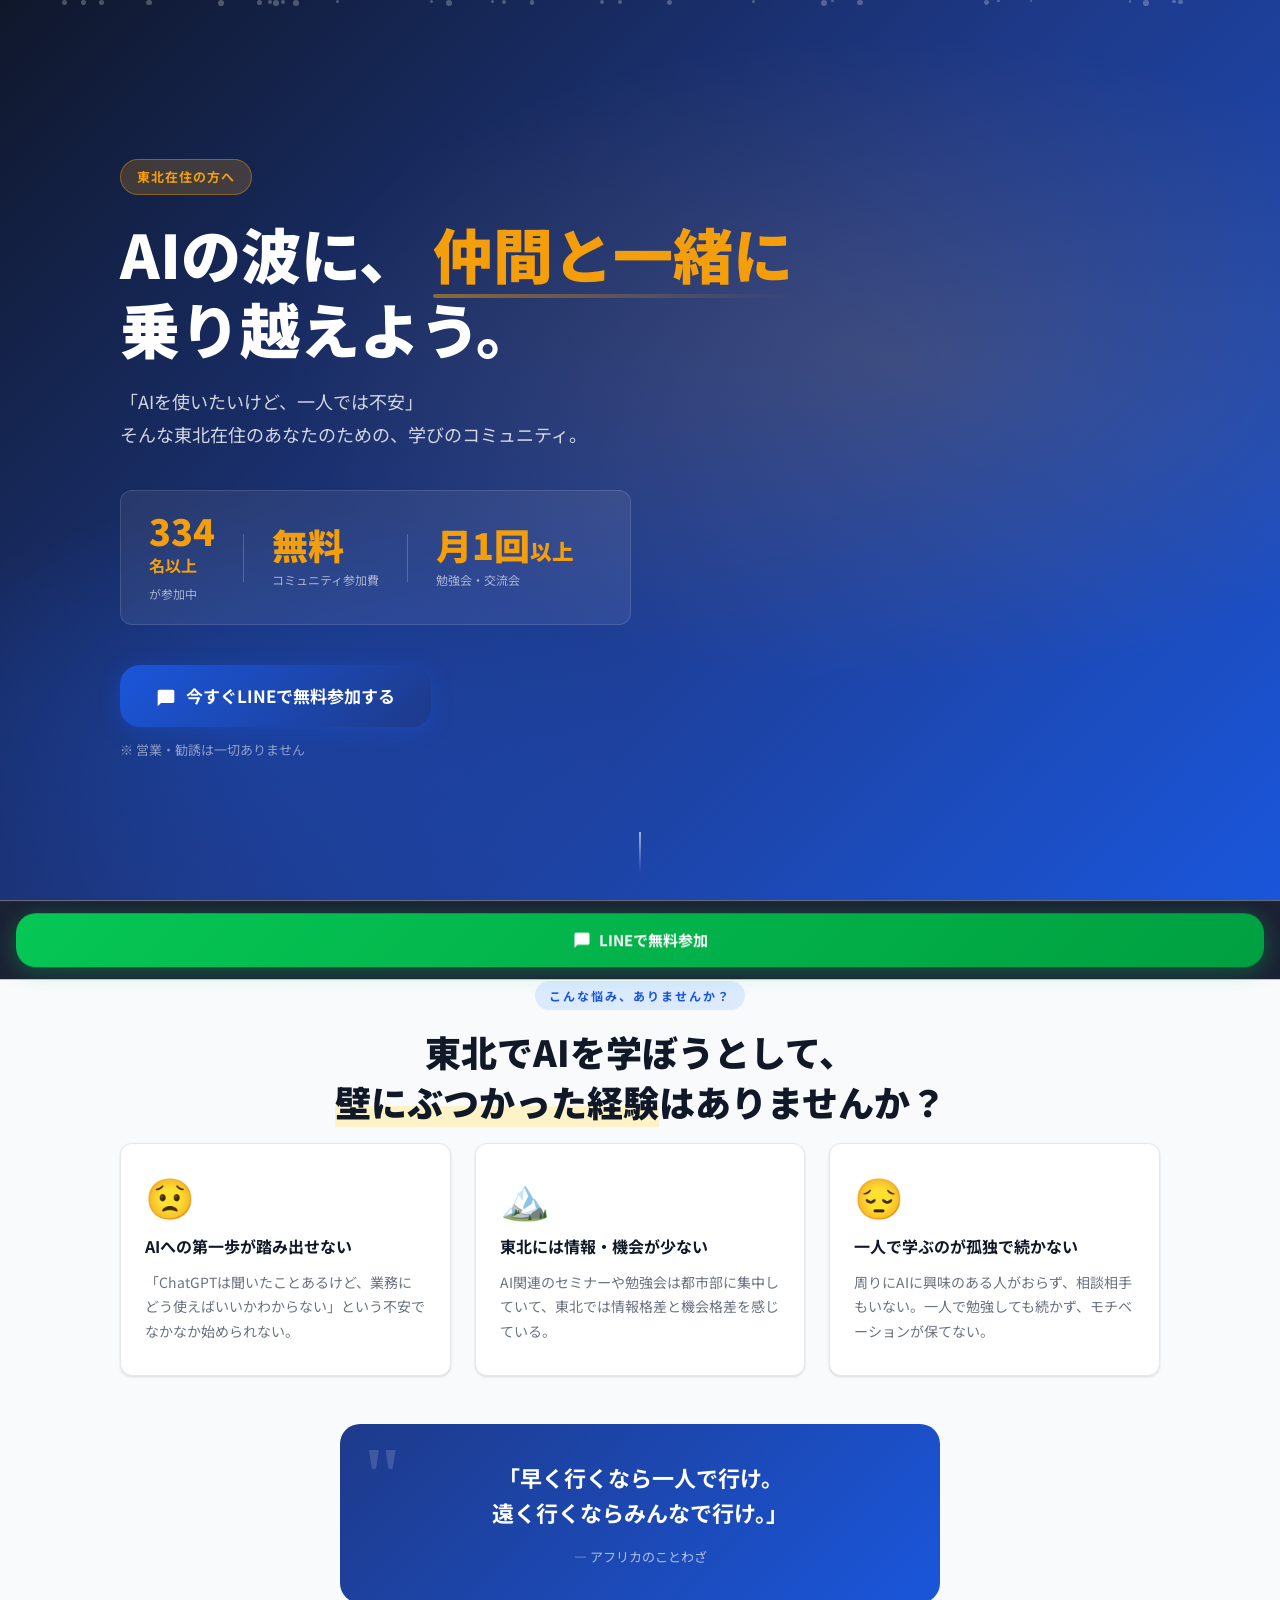
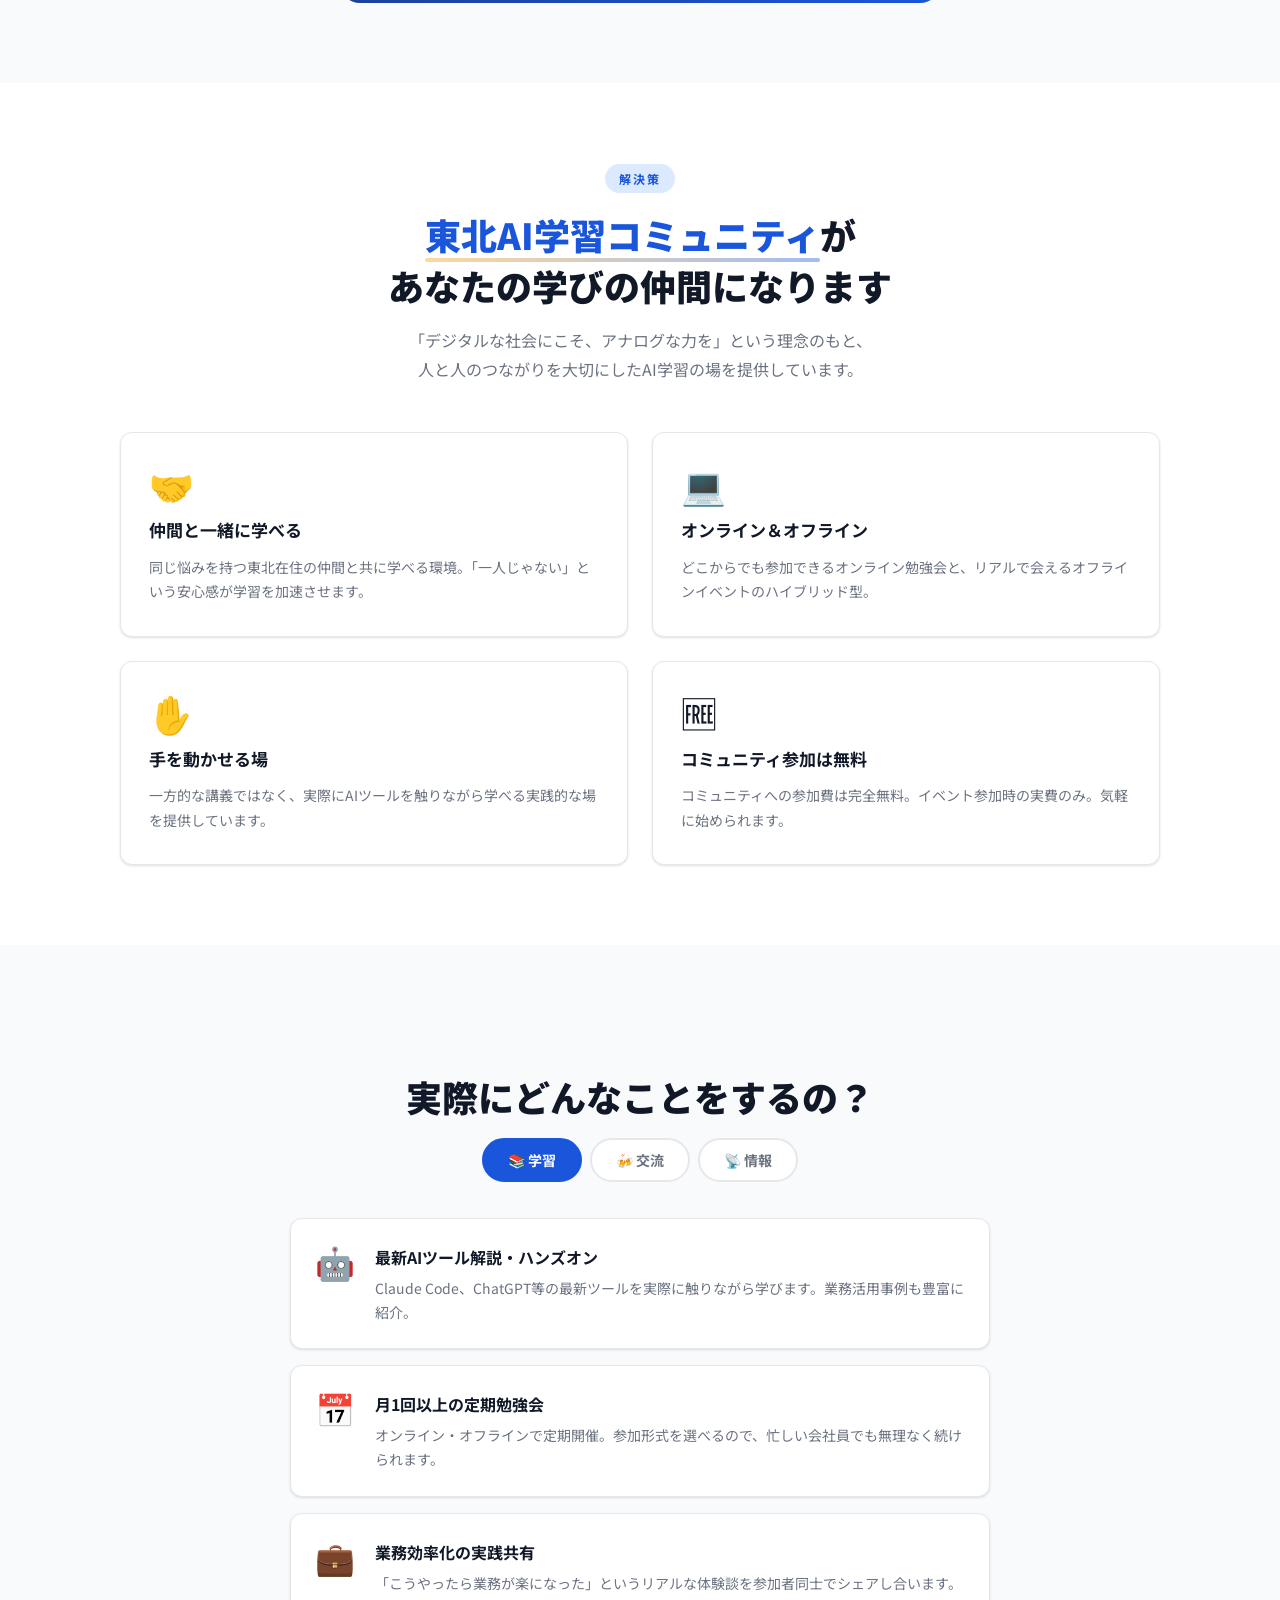
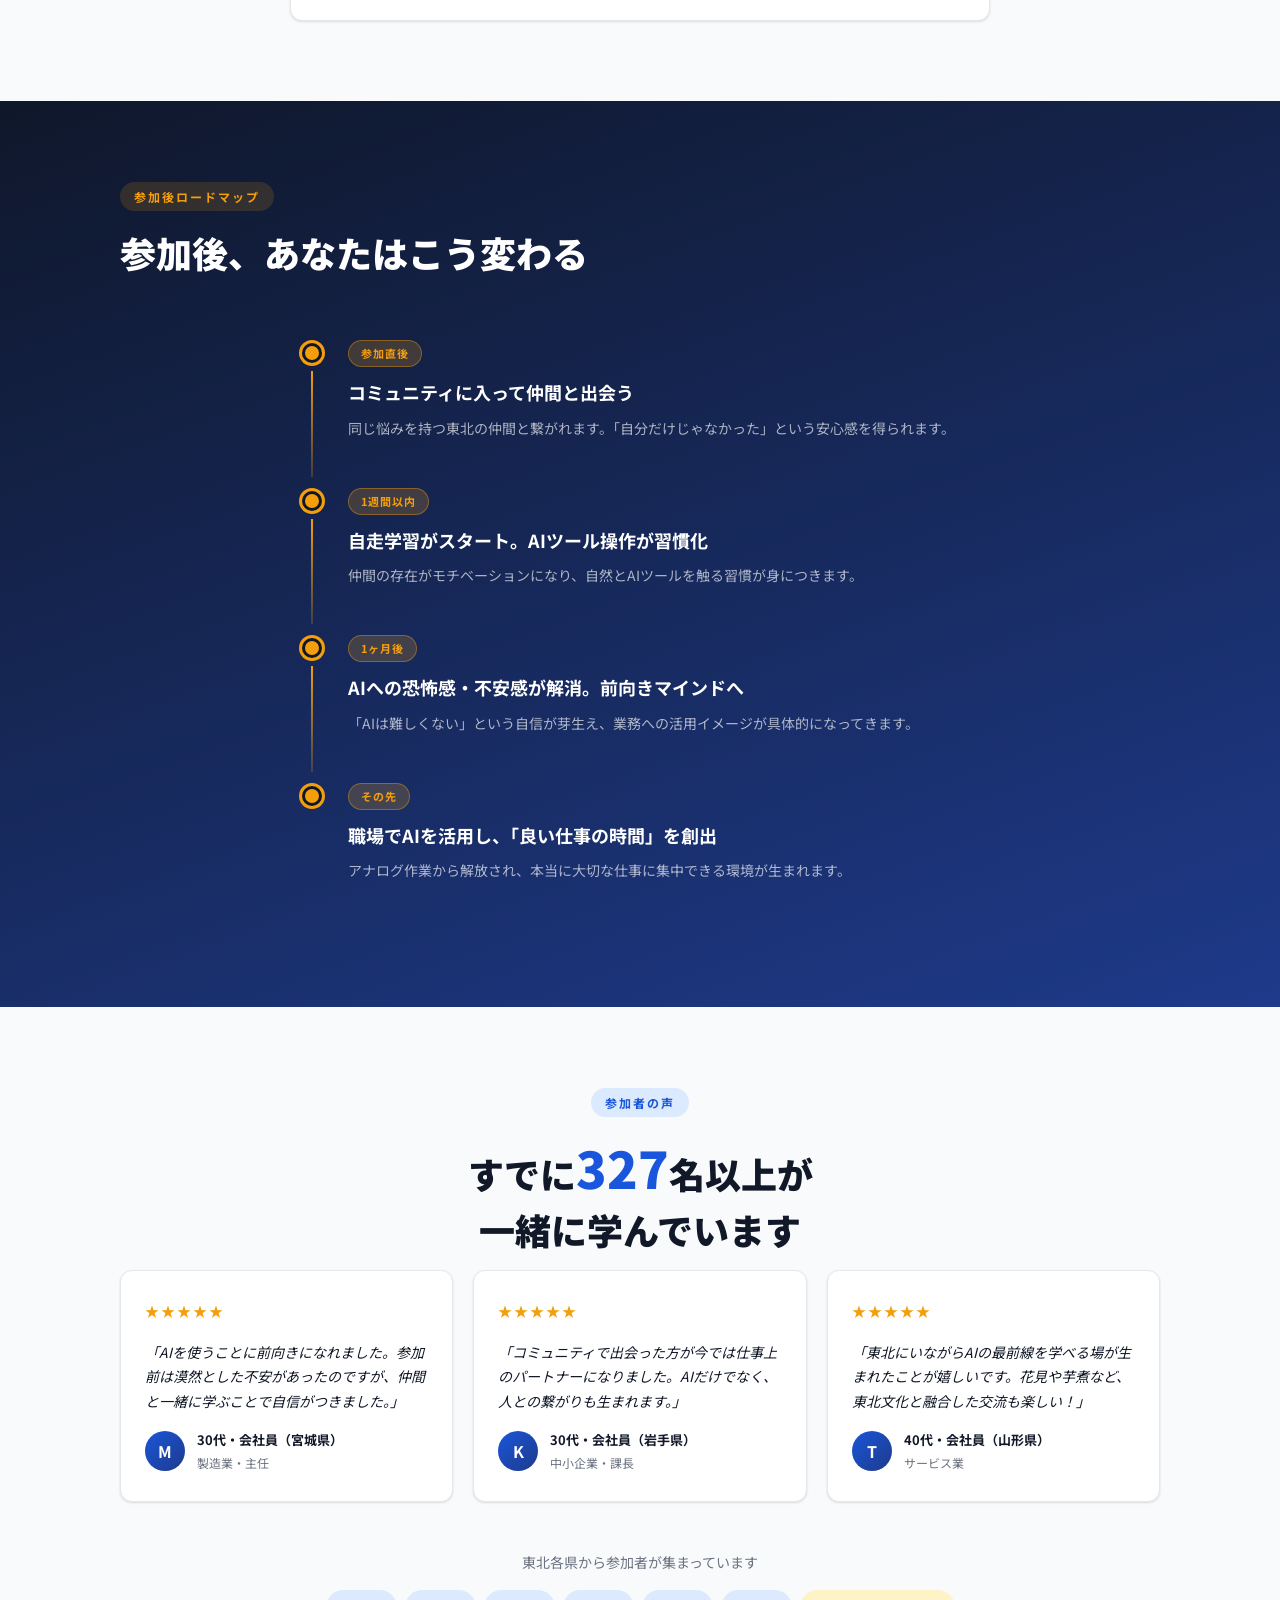
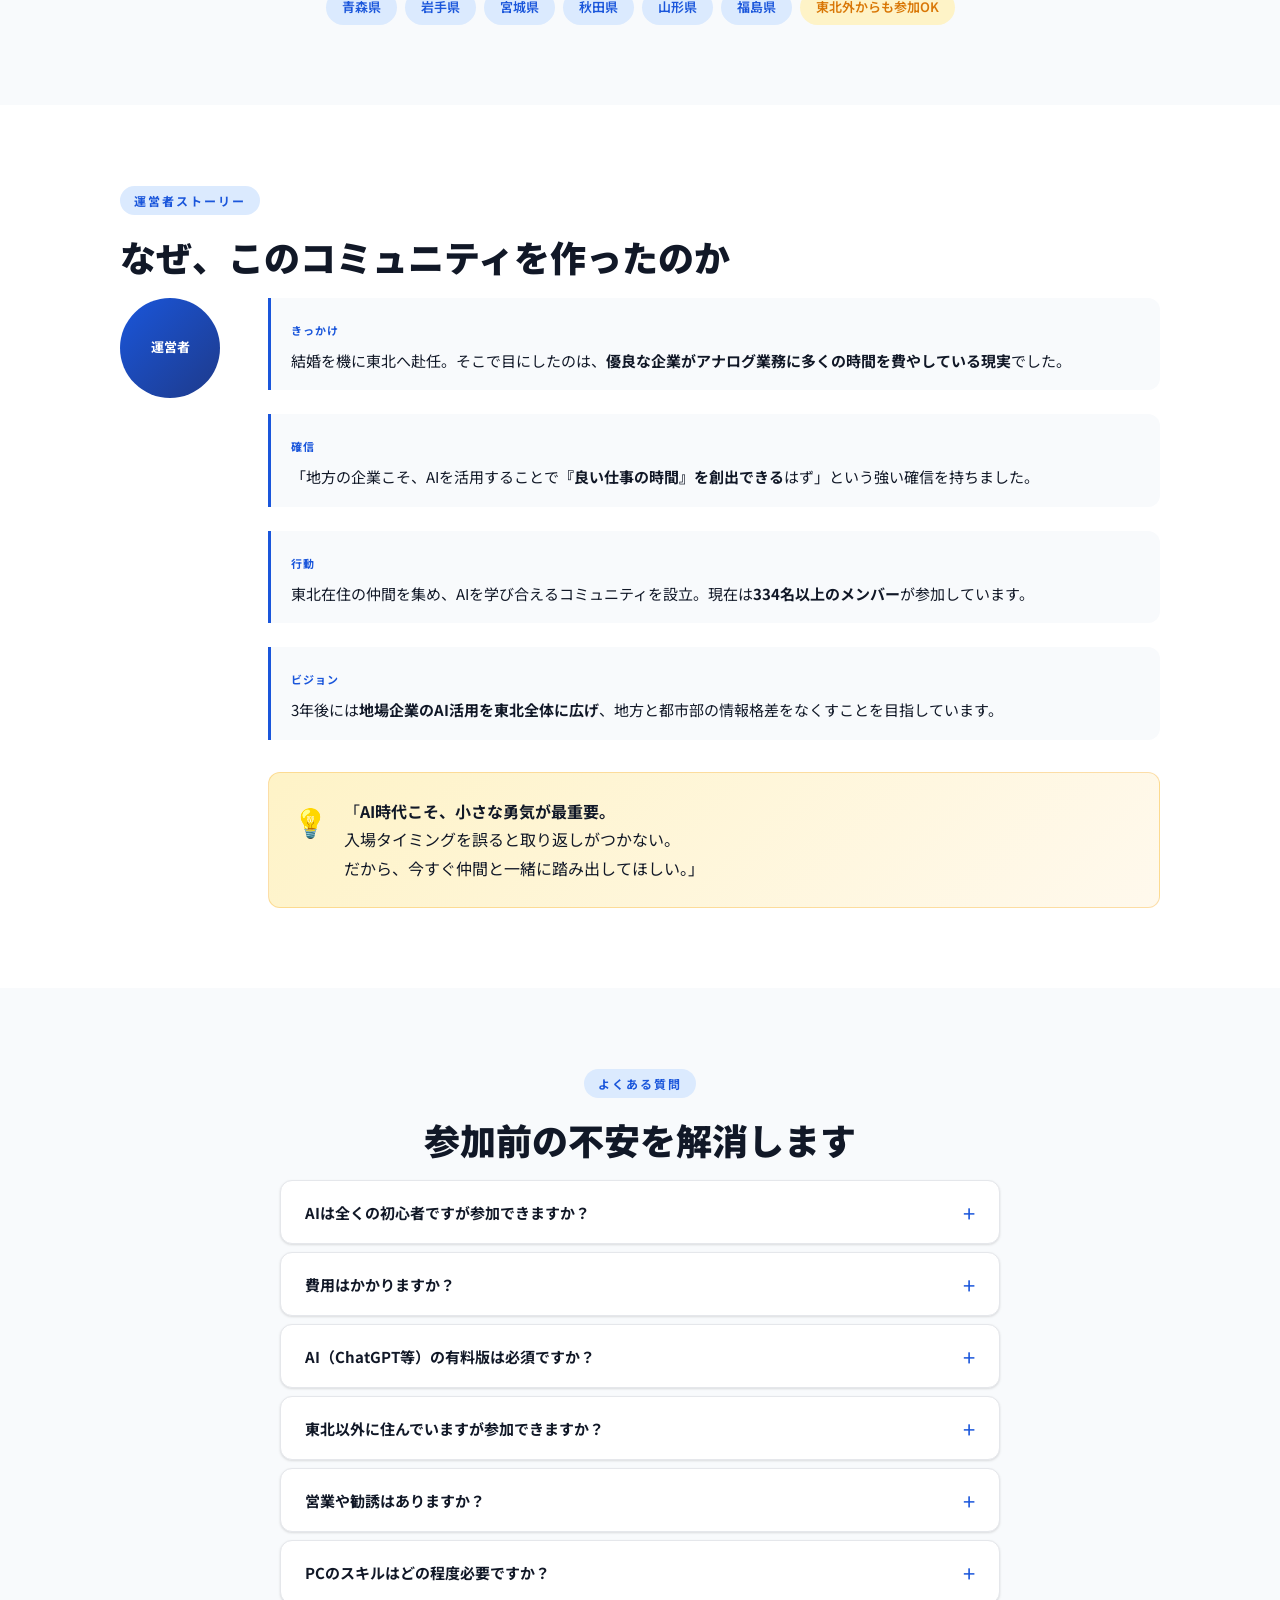
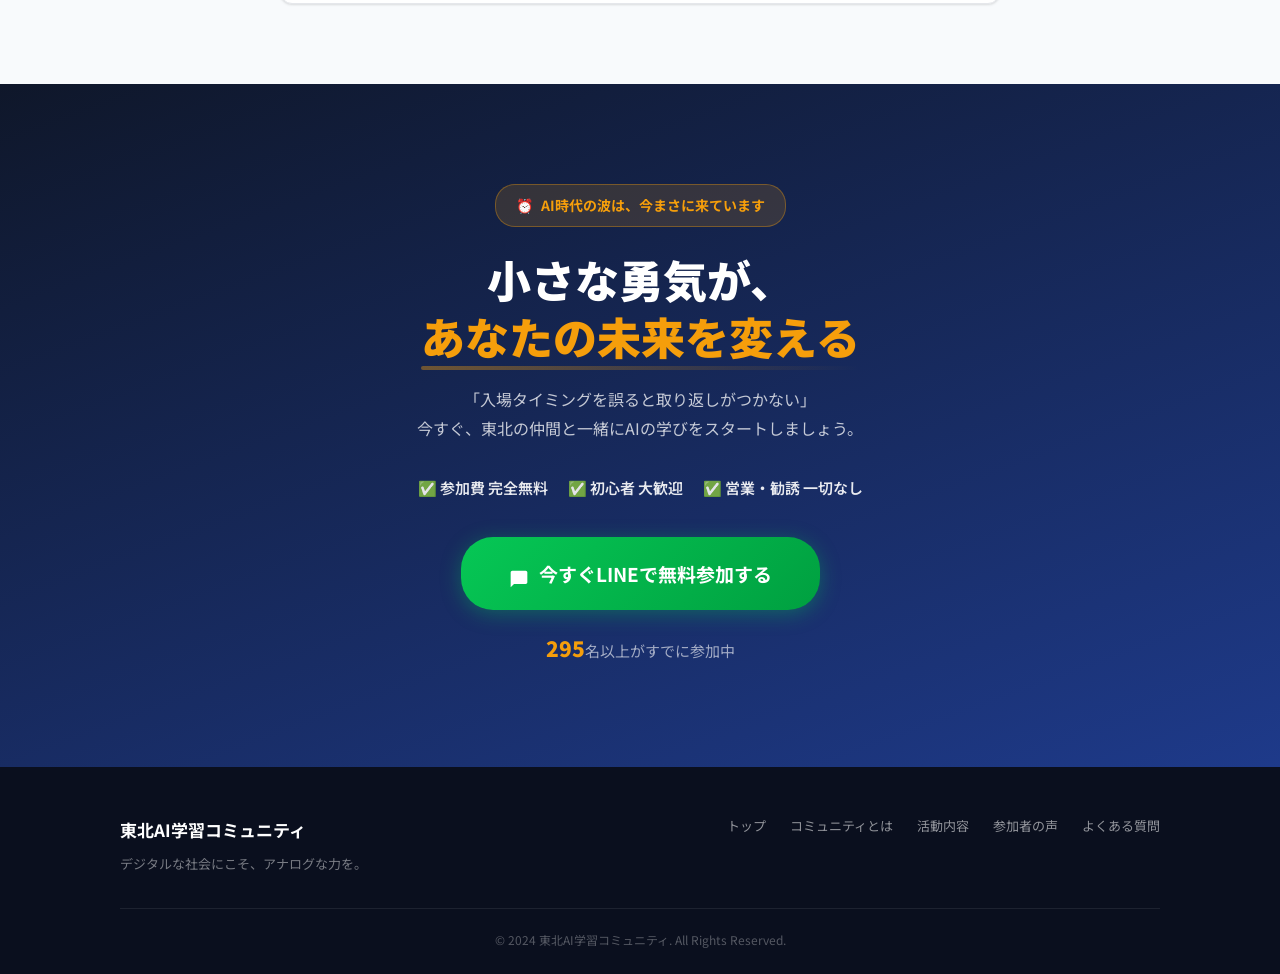
<file: index.html>
<!DOCTYPE html>
<html lang="ja">
<head>
  <meta charset="UTF-8" />
  <meta name="viewport" content="width=device-width, initial-scale=1.0" />
  <title>東北AI学習コミュニティ｜一緒にAIを学ぼう</title>
  <meta name="description" content="東北在住の方向け、AI学習コミュニティ。参加者334名以上。オンライン・オフラインのハイブリッド型。参加完全無料。" />
  <link rel="stylesheet" href="style.css" />
  <link rel="preconnect" href="https://fonts.googleapis.com" />
  <link rel="preconnect" href="https://fonts.gstatic.com" crossorigin />
  <link href="https://fonts.googleapis.com/css2?family=Noto+Sans+JP:wght@400;500;700;900&display=swap" rel="stylesheet" />
</head>
<body>

  <!-- =========================================
       SECTION 1: HERO / FIRST VIEW
  ========================================= -->
  <section id="hero" class="hero">
    <div class="hero__bg">
      <div class="hero__overlay"></div>
      <div class="hero__particles" id="particles"></div>
    </div>
    <div class="container hero__inner">
      <div class="hero__badge fade-up">東北在住の方へ</div>
      <h1 class="hero__title fade-up">
        AIの波に、<br class="sp-only">
        <span class="highlight">仲間と一緒に</span><br>
        乗り越えよう。
      </h1>
      <p class="hero__sub fade-up">
        「AIを使いたいけど、一人では不安」<br>
        そんな東北在住のあなたのための、学びのコミュニティ。
      </p>
      <div class="hero__stats fade-up">
        <div class="stat">
          <span class="stat__num" data-count="334">0</span><span class="stat__unit">名以上</span>
          <span class="stat__label">が参加中</span>
        </div>
        <div class="stat__divider"></div>
        <div class="stat">
          <span class="stat__num">無料</span>
          <span class="stat__label">コミュニティ参加費</span>
        </div>
        <div class="stat__divider"></div>
        <div class="stat">
          <span class="stat__num">月1回<span style="font-size:0.6em">以上</span></span>
          <span class="stat__label">勉強会・交流会</span>
        </div>
      </div>
      <a href="#cta" class="btn btn--primary btn--lg fade-up">
        <span class="btn__icon">
          <svg viewBox="0 0 24 24" fill="currentColor"><path d="M20 2H4c-1.1 0-2 .9-2 2v18l4-4h14c1.1 0 2-.9 2-2V4c0-1.1-.9-2-2-2z"/></svg>
        </span>
        今すぐLINEで無料参加する
      </a>
      <p class="hero__note fade-up">※ 営業・勧誘は一切ありません</p>
    </div>
    <div class="hero__scroll">
      <span></span>
    </div>
  </section>


  <!-- =========================================
       SECTION 2: EMPATHY / PAIN POINTS
  ========================================= -->
  <section id="pain" class="section section--light pain">
    <div class="container">
      <div class="section-label fade-up">こんな悩み、ありませんか？</div>
      <h2 class="section-title fade-up">
        東北でAIを学ぼうとして、<br>
        <span class="underline">壁にぶつかった経験</span>はありませんか？
      </h2>
      <div class="pain__grid">
        <div class="pain-card fade-up">
          <div class="pain-card__icon">😟</div>
          <h3>AIへの第一歩が踏み出せない</h3>
          <p>「ChatGPTは聞いたことあるけど、業務にどう使えばいいかわからない」という不安でなかなか始められない。</p>
        </div>
        <div class="pain-card fade-up">
          <div class="pain-card__icon">🏔️</div>
          <h3>東北には情報・機会が少ない</h3>
          <p>AI関連のセミナーや勉強会は都市部に集中していて、東北では情報格差と機会格差を感じている。</p>
        </div>
        <div class="pain-card fade-up">
          <div class="pain-card__icon">😔</div>
          <h3>一人で学ぶのが孤独で続かない</h3>
          <p>周りにAIに興味のある人がおらず、相談相手もいない。一人で勉強しても続かず、モチベーションが保てない。</p>
        </div>
      </div>

      <div class="pain__quote fade-up">
        <blockquote>
          「早く行くなら一人で行け。<br>遠く行くならみんなで行け。」
          <cite>― アフリカのことわざ</cite>
        </blockquote>
      </div>
    </div>
  </section>


  <!-- =========================================
       SECTION 3: SOLUTION
  ========================================= -->
  <section id="solution" class="section solution">
    <div class="container">
      <div class="section-label fade-up">解決策</div>
      <h2 class="section-title fade-up">
        <span class="highlight">東北AI学習コミュニティ</span>が<br>
        あなたの学びの仲間になります
      </h2>
      <p class="section-desc fade-up">
        「デジタルな社会にこそ、アナログな力を」という理念のもと、<br>
        人と人のつながりを大切にしたAI学習の場を提供しています。
      </p>

      <div class="solution__grid">
        <div class="solution-card fade-up">
          <div class="solution-card__icon">🤝</div>
          <h3>仲間と一緒に学べる</h3>
          <p>同じ悩みを持つ東北在住の仲間と共に学べる環境。「一人じゃない」という安心感が学習を加速させます。</p>
        </div>
        <div class="solution-card fade-up">
          <div class="solution-card__icon">💻</div>
          <h3>オンライン＆オフライン</h3>
          <p>どこからでも参加できるオンライン勉強会と、リアルで会えるオフラインイベントのハイブリッド型。</p>
        </div>
        <div class="solution-card fade-up">
          <div class="solution-card__icon">✋</div>
          <h3>手を動かせる場</h3>
          <p>一方的な講義ではなく、実際にAIツールを触りながら学べる実践的な場を提供しています。</p>
        </div>
        <div class="solution-card fade-up">
          <div class="solution-card__icon">🆓</div>
          <h3>コミュニティ参加は無料</h3>
          <p>コミュニティへの参加費は完全無料。イベント参加時の実費のみ。気軽に始められます。</p>
        </div>
      </div>
    </div>
  </section>


  <!-- =========================================
       SECTION 4: ACTIVITIES
  ========================================= -->
  <section id="activities" class="section section--light activities">
    <div class="container">
      <div class="section-label fade-up">活動内容</div>
      <h2 class="section-title fade-up">実際にどんなことをするの？</h2>

      <div class="activities__tabs fade-up">
        <button class="tab-btn active" data-tab="study">📚 学習</button>
        <button class="tab-btn" data-tab="exchange">🍻 交流</button>
        <button class="tab-btn" data-tab="info">📡 情報</button>
      </div>

      <div class="activities__content">
        <div class="tab-content active" id="tab-study">
          <div class="activity-list">
            <div class="activity-item fade-up">
              <div class="activity-item__icon">🤖</div>
              <div>
                <h4>最新AIツール解説・ハンズオン</h4>
                <p>Claude Code、ChatGPT等の最新ツールを実際に触りながら学びます。業務活用事例も豊富に紹介。</p>
              </div>
            </div>
            <div class="activity-item fade-up">
              <div class="activity-item__icon">📅</div>
              <div>
                <h4>月1回以上の定期勉強会</h4>
                <p>オンライン・オフラインで定期開催。参加形式を選べるので、忙しい会社員でも無理なく続けられます。</p>
              </div>
            </div>
            <div class="activity-item fade-up">
              <div class="activity-item__icon">💼</div>
              <div>
                <h4>業務効率化の実践共有</h4>
                <p>「こうやったら業務が楽になった」というリアルな体験談を参加者同士でシェアし合います。</p>
              </div>
            </div>
          </div>
        </div>

        <div class="tab-content" id="tab-exchange">
          <div class="activity-list">
            <div class="activity-item fade-up">
              <div class="activity-item__icon">🌸</div>
              <div>
                <h4>東北ならではのオフライン交流</h4>
                <p>花見・芋煮会など、東北文化を楽しみながら仲間とリアルに出会える交流イベントを開催。</p>
              </div>
            </div>
            <div class="activity-item fade-up">
              <div class="activity-item__icon">🍺</div>
              <div>
                <h4>オンライン飲み会</h4>
                <p>遠方の方でも気軽に参加できるオンライン飲み会でメンバーと仲良くなれます。</p>
              </div>
            </div>
            <div class="activity-item fade-up">
              <div class="activity-item__icon">🤝</div>
              <div>
                <h4>仕事パートナー・人脈形成</h4>
                <p>コミュニティをきっかけに仕事上のパートナーが生まれるケースも。東北の人脈が広がります。</p>
              </div>
            </div>
          </div>
        </div>

        <div class="tab-content" id="tab-info">
          <div class="activity-list">
            <div class="activity-item fade-up">
              <div class="activity-item__icon">📰</div>
              <div>
                <h4>AI最新情報の無料提供</h4>
                <p>日々変化するAI業界の情報を、コミュニティメンバーだけに厳選してお届けします。</p>
              </div>
            </div>
            <div class="activity-item fade-up">
              <div class="activity-item__icon">💬</div>
              <div>
                <h4>LINEグループでの情報共有</h4>
                <p>イベント間でも参加者同士が情報交換できる活発なコミュニティが育っています。</p>
              </div>
            </div>
            <div class="activity-item fade-up">
              <div class="activity-item__icon">🗺️</div>
              <div>
                <h4>東北外の情報も取り入れ</h4>
                <p>都市部のAI最前線情報を東北に持ち込み、情報格差をなくす取り組みを続けています。</p>
              </div>
            </div>
          </div>
        </div>
      </div>
    </div>
  </section>


  <!-- =========================================
       SECTION 5: ROADMAP
  ========================================= -->
  <section id="roadmap" class="section roadmap">
    <div class="container">
      <div class="section-label fade-up">参加後ロードマップ</div>
      <h2 class="section-title fade-up">参加後、あなたはこう変わる</h2>

      <div class="roadmap__timeline">
        <div class="roadmap-step fade-up">
          <div class="roadmap-step__marker">
            <span class="roadmap-step__dot"></span>
            <span class="roadmap-step__line"></span>
          </div>
          <div class="roadmap-step__content">
            <div class="roadmap-step__time">参加直後</div>
            <h3>コミュニティに入って仲間と出会う</h3>
            <p>同じ悩みを持つ東北の仲間と繋がれます。「自分だけじゃなかった」という安心感を得られます。</p>
          </div>
        </div>

        <div class="roadmap-step fade-up">
          <div class="roadmap-step__marker">
            <span class="roadmap-step__dot"></span>
            <span class="roadmap-step__line"></span>
          </div>
          <div class="roadmap-step__content">
            <div class="roadmap-step__time">1週間以内</div>
            <h3>自走学習がスタート。AIツール操作が習慣化</h3>
            <p>仲間の存在がモチベーションになり、自然とAIツールを触る習慣が身につきます。</p>
          </div>
        </div>

        <div class="roadmap-step fade-up">
          <div class="roadmap-step__marker">
            <span class="roadmap-step__dot"></span>
            <span class="roadmap-step__line"></span>
          </div>
          <div class="roadmap-step__content">
            <div class="roadmap-step__time">1ヶ月後</div>
            <h3>AIへの恐怖感・不安感が解消。前向きマインドへ</h3>
            <p>「AIは難しくない」という自信が芽生え、業務への活用イメージが具体的になってきます。</p>
          </div>
        </div>

        <div class="roadmap-step fade-up">
          <div class="roadmap-step__marker">
            <span class="roadmap-step__dot"></span>
          </div>
          <div class="roadmap-step__content">
            <div class="roadmap-step__time">その先</div>
            <h3>職場でAIを活用し、「良い仕事の時間」を創出</h3>
            <p>アナログ作業から解放され、本当に大切な仕事に集中できる環境が生まれます。</p>
          </div>
        </div>
      </div>
    </div>
  </section>


  <!-- =========================================
       SECTION 6: SOCIAL PROOF
  ========================================= -->
  <section id="proof" class="section section--light proof">
    <div class="container">
      <div class="section-label fade-up">参加者の声</div>
      <h2 class="section-title fade-up">
        すでに<span class="counter-highlight" data-count="334">0</span>名以上が<br>
        一緒に学んでいます
      </h2>

      <div class="proof__voices">
        <div class="voice-card fade-up">
          <div class="voice-card__stars">★★★★★</div>
          <p class="voice-card__text">「AIを使うことに前向きになれました。参加前は漠然とした不安があったのですが、仲間と一緒に学ぶことで自信がつきました。」</p>
          <div class="voice-card__author">
            <div class="voice-card__avatar">M</div>
            <div>
              <span class="voice-card__name">30代・会社員（宮城県）</span>
              <span class="voice-card__role">製造業・主任</span>
            </div>
          </div>
        </div>

        <div class="voice-card fade-up">
          <div class="voice-card__stars">★★★★★</div>
          <p class="voice-card__text">「コミュニティで出会った方が今では仕事上のパートナーになりました。AIだけでなく、人との繋がりも生まれます。」</p>
          <div class="voice-card__author">
            <div class="voice-card__avatar">K</div>
            <div>
              <span class="voice-card__name">30代・会社員（岩手県）</span>
              <span class="voice-card__role">中小企業・課長</span>
            </div>
          </div>
        </div>

        <div class="voice-card fade-up">
          <div class="voice-card__stars">★★★★★</div>
          <p class="voice-card__text">「東北にいながらAIの最前線を学べる場が生まれたことが嬉しいです。花見や芋煮など、東北文化と融合した交流も楽しい！」</p>
          <div class="voice-card__author">
            <div class="voice-card__avatar">T</div>
            <div>
              <span class="voice-card__name">40代・会社員（山形県）</span>
              <span class="voice-card__role">サービス業</span>
            </div>
          </div>
        </div>
      </div>

      <div class="proof__logos fade-up">
        <p>東北各県から参加者が集まっています</p>
        <div class="prefecture-tags">
          <span>青森県</span><span>岩手県</span><span>宮城県</span>
          <span>秋田県</span><span>山形県</span><span>福島県</span>
          <span>東北外からも参加OK</span>
        </div>
      </div>
    </div>
  </section>


  <!-- =========================================
       SECTION 7: FOUNDER STORY
  ========================================= -->
  <section id="story" class="section story">
    <div class="container">
      <div class="section-label fade-up">運営者ストーリー</div>
      <h2 class="section-title fade-up">なぜ、このコミュニティを作ったのか</h2>

      <div class="story__inner fade-up">
        <div class="story__avatar">
          <div class="story__avatar-circle">運営者</div>
        </div>
        <div class="story__body">
          <div class="story__timeline">
            <div class="story__event">
              <span class="story__event-label">きっかけ</span>
              <p>結婚を機に東北へ赴任。そこで目にしたのは、<strong>優良な企業がアナログ業務に多くの時間を費やしている現実</strong>でした。</p>
            </div>
            <div class="story__event">
              <span class="story__event-label">確信</span>
              <p>「地方の企業こそ、AIを活用することで<strong>『良い仕事の時間』を創出できる</strong>はず」という強い確信を持ちました。</p>
            </div>
            <div class="story__event">
              <span class="story__event-label">行動</span>
              <p>東北在住の仲間を集め、AIを学び合えるコミュニティを設立。現在は<strong>334名以上のメンバー</strong>が参加しています。</p>
            </div>
            <div class="story__event">
              <span class="story__event-label">ビジョン</span>
              <p>3年後には<strong>地場企業のAI活用を東北全体に広げ</strong>、地方と都市部の情報格差をなくすことを目指しています。</p>
            </div>
          </div>

          <div class="story__vision">
            <span class="story__vision-icon">💡</span>
            <p>「<strong>AI時代こそ、小さな勇気が最重要。</strong><br>入場タイミングを誤ると取り返しがつかない。<br>だから、今すぐ仲間と一緒に踏み出してほしい。」</p>
          </div>
        </div>
      </div>
    </div>
  </section>


  <!-- =========================================
       SECTION 8: FAQ
  ========================================= -->
  <section id="faq" class="section section--light faq">
    <div class="container">
      <div class="section-label fade-up">よくある質問</div>
      <h2 class="section-title fade-up">参加前の不安を解消します</h2>

      <div class="faq__list">
        <div class="faq-item fade-up">
          <button class="faq-item__question" aria-expanded="false">
            <span>AIは全くの初心者ですが参加できますか？</span>
            <span class="faq-item__icon">+</span>
          </button>
          <div class="faq-item__answer">
            <p>はい、完全に対応しています。ChatGPTを一度使ったことがある方から、「AIって何？」という方まで、初心者が安心して学べる環境を整えています。難しい専門知識は必要ありません。</p>
          </div>
        </div>

        <div class="faq-item fade-up">
          <button class="faq-item__question" aria-expanded="false">
            <span>費用はかかりますか？</span>
            <span class="faq-item__icon">+</span>
          </button>
          <div class="faq-item__answer">
            <p>コミュニティへの参加は<strong>完全無料</strong>です。オフラインイベント（花見・芋煮会など）に参加する際は実費（飲食代等）がかかりますが、コミュニティ自体の会費は一切ありません。</p>
          </div>
        </div>

        <div class="faq-item fade-up">
          <button class="faq-item__question" aria-expanded="false">
            <span>AI（ChatGPT等）の有料版は必須ですか？</span>
            <span class="faq-item__icon">+</span>
          </button>
          <div class="faq-item__answer">
            <p>必須ではありませんが、<strong>強く推奨</strong>しています。無料版でも参加・学習できますが、有料版（月額約20〜30ドル）と無料版では活用できる可能性に大きな差があります。まずは無料版で始めてみることをお勧めします。</p>
          </div>
        </div>

        <div class="faq-item fade-up">
          <button class="faq-item__question" aria-expanded="false">
            <span>東北以外に住んでいますが参加できますか？</span>
            <span class="faq-item__icon">+</span>
          </button>
          <div class="faq-item__answer">
            <p>もちろん参加可能です！オンラインイベントは全国から参加いただけます。東北出身の方や、東北に縁のある方も大歓迎です。</p>
          </div>
        </div>

        <div class="faq-item fade-up">
          <button class="faq-item__question" aria-expanded="false">
            <span>営業や勧誘はありますか？</span>
            <span class="faq-item__icon">+</span>
          </button>
          <div class="faq-item__answer">
            <p>一切ありません。このコミュニティは純粋に「東北でAIを学ぶ仲間を増やしたい」という思いで運営しています。商品・サービスの営業や、他のビジネスへの勧誘は禁止しています。安心してご参加ください。</p>
          </div>
        </div>

        <div class="faq-item fade-up">
          <button class="faq-item__question" aria-expanded="false">
            <span>PCのスキルはどの程度必要ですか？</span>
            <span class="faq-item__icon">+</span>
          </button>
          <div class="faq-item__answer">
            <p>PC基本操作（ブラウザ操作・文字入力）ができれば問題ありません。プログラミングやターミナル操作などの専門的なスキルは不要です。スマートフォンからの参加も可能です。</p>
          </div>
        </div>
      </div>
    </div>
  </section>


  <!-- =========================================
       SECTION 9: CLOSING CTA
  ========================================= -->
  <section id="cta" class="section cta">
    <div class="container">
      <div class="cta__inner fade-up">
        <div class="cta__urgency">
          <span>⏰</span> AI時代の波は、今まさに来ています
        </div>
        <h2 class="cta__title">
          小さな勇気が、<br>
          <span class="highlight">あなたの未来を変える</span>
        </h2>
        <p class="cta__desc">
          「入場タイミングを誤ると取り返しがつかない」<br>
          今すぐ、東北の仲間と一緒にAIの学びをスタートしましょう。
        </p>

        <div class="cta__features">
          <div class="cta__feature">✅ 参加費 完全無料</div>
          <div class="cta__feature">✅ 初心者 大歓迎</div>
          <div class="cta__feature">✅ 営業・勧誘 一切なし</div>
        </div>

        <a href="#" class="btn btn--line btn--xl">
          <span class="btn__icon">
            <svg viewBox="0 0 24 24" fill="currentColor"><path d="M20 2H4c-1.1 0-2 .9-2 2v18l4-4h14c1.1 0 2-.9 2-2V4c0-1.1-.9-2-2-2z"/></svg>
          </span>
          今すぐLINEで無料参加する
        </a>

        <p class="cta__count">
          <strong class="counter-highlight" data-count="334">0</strong>名以上がすでに参加中
        </p>
      </div>
    </div>
  </section>


  <!-- =========================================
       FOOTER
  ========================================= -->
  <footer class="footer">
    <div class="container">
      <div class="footer__inner">
        <div class="footer__brand">
          <span class="footer__logo">東北AI学習コミュニティ</span>
          <p>デジタルな社会にこそ、アナログな力を。</p>
        </div>
        <nav class="footer__nav">
          <a href="#hero">トップ</a>
          <a href="#solution">コミュニティとは</a>
          <a href="#activities">活動内容</a>
          <a href="#proof">参加者の声</a>
          <a href="#faq">よくある質問</a>
        </nav>
      </div>
      <div class="footer__copy">
        &copy; 2024 東北AI学習コミュニティ. All Rights Reserved.
      </div>
    </div>
  </footer>


  <!-- Fixed CTA Button (mobile) -->
  <div class="fixed-cta" id="fixedCta">
    <a href="#cta" class="btn btn--line btn--fixed">
      <svg viewBox="0 0 24 24" fill="currentColor" width="18" height="18"><path d="M20 2H4c-1.1 0-2 .9-2 2v18l4-4h14c1.1 0 2-.9 2-2V4c0-1.1-.9-2-2-2z"/></svg>
      LINEで無料参加
    </a>
  </div>

  <script src="script.js"></script>
</body>
</html>
</file>
<file: style.css>
/* =============================================
   東北AI学習コミュニティ LP - style.css
   ============================================= */

/* ---------- Reset & Variables ---------- */
:root {
  --primary:       #1a56db;
  --primary-dark:  #1e3a8a;
  --primary-light: #dbeafe;
  --accent:        #f59e0b;
  --accent-dark:   #d97706;
  --accent-light:  #fef3c7;
  --line-green:    #06c755;
  --line-dark:     #00a040;
  --success:       #10b981;
  --text:          #111827;
  --text-sub:      #6b7280;
  --text-light:    #9ca3af;
  --border:        #e5e7eb;
  --bg:            #f8fafc;
  --white:         #ffffff;
  --dark-bg:       #0f172a;

  --radius-sm:  6px;
  --radius-md:  12px;
  --radius-lg:  20px;
  --radius-xl:  32px;

  --shadow-sm:  0 1px 3px rgba(0,0,0,.08), 0 1px 2px rgba(0,0,0,.05);
  --shadow-md:  0 4px 16px rgba(0,0,0,.10), 0 2px 6px rgba(0,0,0,.06);
  --shadow-lg:  0 10px 40px rgba(0,0,0,.12), 0 4px 12px rgba(0,0,0,.08);
  --shadow-xl:  0 20px 60px rgba(0,0,0,.16);

  --transition: .3s cubic-bezier(.4,0,.2,1);
}

*, *::before, *::after { box-sizing: border-box; margin: 0; padding: 0; }

html { scroll-behavior: smooth; font-size: 16px; }

body {
  font-family: "Noto Sans JP", "Hiragino Kaku Gothic ProN", "Meiryo", sans-serif;
  color: var(--text);
  background: var(--white);
  line-height: 1.75;
  -webkit-font-smoothing: antialiased;
}

img { max-width: 100%; height: auto; display: block; }
a { text-decoration: none; color: inherit; }
ul, ol { list-style: none; }
button { cursor: pointer; border: none; background: none; font-family: inherit; }

/* ---------- Layout ---------- */
.container {
  width: 100%;
  max-width: 1080px;
  margin: 0 auto;
  padding: 0 20px;
}

.section {
  padding: 80px 0;
}
.section--light {
  background: var(--bg);
}

.sp-only { display: none; }
@media (max-width: 640px) {
  .sp-only { display: block; }
}

/* ---------- Animations ---------- */
.fade-up {
  opacity: 0;
  transform: translateY(32px);
  transition: opacity .6s ease, transform .6s ease;
}
.fade-up.visible {
  opacity: 1;
  transform: translateY(0);
}
.fade-up:nth-child(1) { transition-delay: .05s; }
.fade-up:nth-child(2) { transition-delay: .12s; }
.fade-up:nth-child(3) { transition-delay: .19s; }
.fade-up:nth-child(4) { transition-delay: .26s; }

/* ---------- Section Common ---------- */
.section-label {
  display: inline-block;
  background: var(--primary-light);
  color: var(--primary);
  font-size: 12px;
  font-weight: 700;
  letter-spacing: 2px;
  text-transform: uppercase;
  padding: 4px 14px;
  border-radius: 20px;
  margin-bottom: 16px;
}

.section-title {
  font-size: clamp(22px, 4vw, 36px);
  font-weight: 900;
  line-height: 1.4;
  margin-bottom: 16px;
  color: var(--text);
}

.section-desc {
  color: var(--text-sub);
  font-size: 16px;
  line-height: 1.8;
  margin-bottom: 48px;
}

.highlight {
  color: var(--primary);
  position: relative;
}
.highlight::after {
  content: '';
  position: absolute;
  left: 0; bottom: -2px;
  width: 100%; height: 4px;
  background: linear-gradient(90deg, var(--accent), var(--primary));
  border-radius: 2px;
  opacity: .4;
}

.underline {
  background: linear-gradient(transparent 60%, var(--accent-light) 60%);
}

/* ---------- Buttons ---------- */
.btn {
  display: inline-flex;
  align-items: center;
  justify-content: center;
  gap: 10px;
  font-weight: 700;
  border-radius: var(--radius-lg);
  transition: var(--transition);
  cursor: pointer;
  white-space: nowrap;
}

.btn--primary {
  background: linear-gradient(135deg, var(--primary) 0%, var(--primary-dark) 100%);
  color: var(--white);
  box-shadow: 0 4px 20px rgba(26,86,219,.35);
}
.btn--primary:hover {
  transform: translateY(-2px);
  box-shadow: 0 8px 30px rgba(26,86,219,.45);
}

.btn--line {
  background: linear-gradient(135deg, var(--line-green) 0%, var(--line-dark) 100%);
  color: var(--white);
  box-shadow: 0 4px 20px rgba(6,199,85,.35);
}
.btn--line:hover {
  transform: translateY(-2px);
  box-shadow: 0 8px 30px rgba(6,199,85,.45);
}

.btn--lg  { padding: 16px 36px; font-size: 17px; }
.btn--xl  { padding: 20px 48px; font-size: 19px; border-radius: var(--radius-xl); }
.btn--fixed { padding: 14px 24px; font-size: 15px; border-radius: var(--radius-lg); width: 100%; }

.btn__icon { width: 20px; height: 20px; flex-shrink: 0; }
.btn__icon svg { width: 100%; height: 100%; }


/* =============================================
   HERO
   ============================================= */
.hero {
  position: relative;
  min-height: 100vh;
  display: flex;
  align-items: center;
  overflow: hidden;
  background: var(--dark-bg);
  color: var(--white);
}

.hero__bg {
  position: absolute;
  inset: 0;
  background: linear-gradient(135deg, #0f172a 0%, #1e3a8a 50%, #1a56db 100%);
}

.hero__overlay {
  position: absolute;
  inset: 0;
  background: radial-gradient(ellipse 80% 60% at 70% 40%, rgba(245,158,11,.15) 0%, transparent 60%),
              radial-gradient(ellipse 50% 40% at 20% 80%, rgba(26,86,219,.3) 0%, transparent 60%);
}

.hero__particles {
  position: absolute;
  inset: 0;
  overflow: hidden;
}

.particle {
  position: absolute;
  width: 4px;
  height: 4px;
  border-radius: 50%;
  background: rgba(255,255,255,.25);
  animation: float linear infinite;
}
@keyframes float {
  0%   { transform: translateY(100vh) scale(0); opacity: 0; }
  10%  { opacity: 1; }
  90%  { opacity: 1; }
  100% { transform: translateY(-100px) scale(1); opacity: 0; }
}

.hero__inner {
  position: relative;
  z-index: 1;
  padding-top: 100px;
  padding-bottom: 80px;
}

.hero__badge {
  display: inline-block;
  background: rgba(245,158,11,.2);
  border: 1px solid rgba(245,158,11,.4);
  color: var(--accent);
  font-size: 13px;
  font-weight: 700;
  padding: 6px 16px;
  border-radius: 20px;
  letter-spacing: 1px;
  margin-bottom: 20px;
}

.hero__title {
  font-size: clamp(32px, 6vw, 60px);
  font-weight: 900;
  line-height: 1.25;
  margin-bottom: 20px;
  color: var(--white);
}
.hero__title .highlight {
  color: var(--accent);
}
.hero__title .highlight::after {
  background: linear-gradient(90deg, var(--accent), transparent);
  opacity: .5;
}

.hero__sub {
  font-size: clamp(15px, 2vw, 18px);
  line-height: 1.8;
  color: rgba(255,255,255,.8);
  margin-bottom: 40px;
  max-width: 560px;
}

.hero__stats {
  display: flex;
  align-items: center;
  gap: 0;
  flex-wrap: wrap;
  margin-bottom: 40px;
  background: rgba(255,255,255,.07);
  border: 1px solid rgba(255,255,255,.12);
  border-radius: var(--radius-md);
  padding: 20px 28px;
  width: fit-content;
  max-width: 100%;
}

.stat {
  display: flex;
  flex-direction: column;
  padding: 0 28px;
}
.stat:first-child { padding-left: 0; }

.stat__num {
  font-size: clamp(24px, 4vw, 36px);
  font-weight: 900;
  color: var(--accent);
  line-height: 1.1;
}

.stat__label {
  font-size: 12px;
  color: rgba(255,255,255,.6);
  margin-top: 4px;
}

.stat__unit {
  font-size: 16px;
  font-weight: 700;
  color: var(--accent);
}

.stat__divider {
  width: 1px;
  height: 48px;
  background: rgba(255,255,255,.2);
}

.hero__note {
  margin-top: 12px;
  font-size: 13px;
  color: rgba(255,255,255,.5);
}

.hero__scroll {
  position: absolute;
  bottom: 28px;
  left: 50%;
  transform: translateX(-50%);
  display: flex;
  flex-direction: column;
  align-items: center;
}
.hero__scroll span {
  display: block;
  width: 2px;
  height: 40px;
  background: linear-gradient(to bottom, rgba(255,255,255,.6), transparent);
  animation: scrollLine 1.8s ease-in-out infinite;
}
@keyframes scrollLine {
  0%   { transform: scaleY(0); transform-origin: top; }
  50%  { transform: scaleY(1); transform-origin: top; }
  51%  { transform: scaleY(1); transform-origin: bottom; }
  100% { transform: scaleY(0); transform-origin: bottom; }
}


/* =============================================
   PAIN
   ============================================= */
.pain { text-align: center; }

.pain__grid {
  display: grid;
  grid-template-columns: repeat(3, 1fr);
  gap: 24px;
  margin-bottom: 48px;
}

.pain-card {
  background: var(--white);
  border: 1px solid var(--border);
  border-radius: var(--radius-md);
  padding: 32px 24px;
  text-align: left;
  box-shadow: var(--shadow-sm);
  transition: var(--transition);
  position: relative;
  overflow: hidden;
}
.pain-card::before {
  content: '';
  position: absolute;
  top: 0; left: 0; right: 0;
  height: 3px;
  background: linear-gradient(90deg, var(--primary), var(--accent));
  opacity: 0;
  transition: opacity var(--transition);
}
.pain-card:hover {
  box-shadow: var(--shadow-md);
  transform: translateY(-4px);
}
.pain-card:hover::before { opacity: 1; }

.pain-card__icon {
  font-size: 40px;
  margin-bottom: 16px;
  line-height: 1;
}

.pain-card h3 {
  font-size: 16px;
  font-weight: 700;
  margin-bottom: 10px;
  color: var(--text);
}

.pain-card p {
  font-size: 14px;
  color: var(--text-sub);
  line-height: 1.75;
}

.pain__quote {
  max-width: 600px;
  margin: 0 auto;
}
.pain__quote blockquote {
  background: linear-gradient(135deg, var(--primary-dark), var(--primary));
  color: var(--white);
  border-radius: var(--radius-lg);
  padding: 36px 40px;
  font-size: clamp(17px, 2.5vw, 22px);
  font-weight: 700;
  line-height: 1.6;
  position: relative;
}
.pain__quote blockquote::before {
  content: '"';
  position: absolute;
  top: 12px; left: 20px;
  font-size: 80px;
  line-height: 1;
  color: rgba(255,255,255,.15);
  font-family: Georgia, serif;
}
.pain__quote cite {
  display: block;
  font-size: 13px;
  font-weight: 400;
  color: rgba(255,255,255,.65);
  margin-top: 16px;
  font-style: normal;
}


/* =============================================
   SOLUTION
   ============================================= */
.solution { text-align: center; }

.solution__grid {
  display: grid;
  grid-template-columns: repeat(2, 1fr);
  gap: 24px;
}

.solution-card {
  background: var(--white);
  border: 1px solid var(--border);
  border-radius: var(--radius-md);
  padding: 32px 28px;
  text-align: left;
  box-shadow: var(--shadow-sm);
  transition: var(--transition);
}
.solution-card:hover {
  box-shadow: var(--shadow-md);
  transform: translateY(-4px);
  border-color: var(--primary-light);
}

.solution-card__icon {
  font-size: 36px;
  margin-bottom: 14px;
  line-height: 1;
}

.solution-card h3 {
  font-size: 17px;
  font-weight: 700;
  margin-bottom: 10px;
  color: var(--text);
}

.solution-card p {
  font-size: 14px;
  color: var(--text-sub);
  line-height: 1.75;
}


/* =============================================
   ACTIVITIES
   ============================================= */
.activities { text-align: center; }

.activities__tabs {
  display: flex;
  gap: 8px;
  justify-content: center;
  margin-bottom: 36px;
  flex-wrap: wrap;
}

.tab-btn {
  padding: 10px 24px;
  border-radius: 30px;
  font-size: 14px;
  font-weight: 700;
  color: var(--text-sub);
  background: var(--white);
  border: 2px solid var(--border);
  transition: var(--transition);
}
.tab-btn.active,
.tab-btn:hover {
  background: var(--primary);
  border-color: var(--primary);
  color: var(--white);
}

.tab-content {
  display: none;
  text-align: left;
}
.tab-content.active { display: block; }

.activity-list {
  display: flex;
  flex-direction: column;
  gap: 16px;
  max-width: 700px;
  margin: 0 auto;
}

.activity-item {
  display: flex;
  align-items: flex-start;
  gap: 20px;
  background: var(--white);
  border: 1px solid var(--border);
  border-radius: var(--radius-md);
  padding: 24px;
  box-shadow: var(--shadow-sm);
  transition: var(--transition);
}
.activity-item:hover {
  box-shadow: var(--shadow-md);
  transform: translateX(4px);
  border-color: var(--primary-light);
}

.activity-item__icon {
  font-size: 32px;
  flex-shrink: 0;
  line-height: 1;
  margin-top: 2px;
}

.activity-item h4 {
  font-size: 16px;
  font-weight: 700;
  margin-bottom: 6px;
  color: var(--text);
}

.activity-item p {
  font-size: 14px;
  color: var(--text-sub);
  line-height: 1.7;
}


/* =============================================
   ROADMAP
   ============================================= */
.roadmap {
  background: linear-gradient(160deg, var(--dark-bg) 0%, #1e3a8a 100%);
  color: var(--white);
}
.roadmap .section-label {
  background: rgba(245,158,11,.15);
  color: var(--accent);
}
.roadmap .section-title {
  color: var(--white);
  margin-bottom: 60px;
}

.roadmap__timeline {
  display: flex;
  flex-direction: column;
  gap: 0;
  max-width: 680px;
  margin: 0 auto;
}

.roadmap-step {
  display: flex;
  gap: 24px;
}

.roadmap-step__marker {
  display: flex;
  flex-direction: column;
  align-items: center;
  flex-shrink: 0;
  width: 24px;
}

.roadmap-step__dot {
  width: 20px;
  height: 20px;
  border-radius: 50%;
  background: var(--accent);
  border: 3px solid var(--dark-bg);
  box-shadow: 0 0 0 3px var(--accent);
  flex-shrink: 0;
  margin-top: 6px;
}

.roadmap-step__line {
  width: 2px;
  flex: 1;
  min-height: 40px;
  background: linear-gradient(to bottom, var(--accent), rgba(245,158,11,.2));
  margin: 8px 0;
}

.roadmap-step__content {
  padding-bottom: 44px;
  flex: 1;
}

.roadmap-step__time {
  display: inline-block;
  background: rgba(245,158,11,.2);
  border: 1px solid rgba(245,158,11,.4);
  color: var(--accent);
  font-size: 11px;
  font-weight: 700;
  padding: 3px 12px;
  border-radius: 20px;
  letter-spacing: 1px;
  margin-bottom: 10px;
}

.roadmap-step__content h3 {
  font-size: 18px;
  font-weight: 700;
  margin-bottom: 8px;
  color: var(--white);
}

.roadmap-step__content p {
  font-size: 14px;
  color: rgba(255,255,255,.65);
  line-height: 1.7;
}


/* =============================================
   PROOF (SOCIAL PROOF)
   ============================================= */
.proof { text-align: center; }

.counter-highlight {
  color: var(--primary);
  font-size: 1.4em;
  font-weight: 900;
}

.proof__voices {
  display: grid;
  grid-template-columns: repeat(3, 1fr);
  gap: 20px;
  margin-bottom: 48px;
}

.voice-card {
  background: var(--white);
  border: 1px solid var(--border);
  border-radius: var(--radius-md);
  padding: 28px 24px;
  text-align: left;
  box-shadow: var(--shadow-sm);
  transition: var(--transition);
  display: flex;
  flex-direction: column;
  gap: 16px;
}
.voice-card:hover {
  box-shadow: var(--shadow-md);
  transform: translateY(-4px);
}

.voice-card__stars {
  color: var(--accent);
  font-size: 14px;
  letter-spacing: 2px;
}

.voice-card__text {
  font-size: 14px;
  color: var(--text);
  line-height: 1.75;
  flex: 1;
  font-style: italic;
}

.voice-card__author {
  display: flex;
  align-items: center;
  gap: 12px;
}

.voice-card__avatar {
  width: 40px;
  height: 40px;
  border-radius: 50%;
  background: linear-gradient(135deg, var(--primary), var(--primary-dark));
  color: var(--white);
  display: flex;
  align-items: center;
  justify-content: center;
  font-weight: 700;
  font-size: 16px;
  flex-shrink: 0;
}

.voice-card__name {
  display: block;
  font-size: 13px;
  font-weight: 700;
  color: var(--text);
}

.voice-card__role {
  display: block;
  font-size: 12px;
  color: var(--text-sub);
}

.proof__logos { text-align: center; }
.proof__logos p {
  font-size: 14px;
  color: var(--text-sub);
  margin-bottom: 16px;
}

.prefecture-tags {
  display: flex;
  flex-wrap: wrap;
  gap: 8px;
  justify-content: center;
}
.prefecture-tags span {
  background: var(--primary-light);
  color: var(--primary);
  font-size: 13px;
  font-weight: 600;
  padding: 6px 16px;
  border-radius: 20px;
}
.prefecture-tags span:last-child {
  background: var(--accent-light);
  color: var(--accent-dark);
}


/* =============================================
   STORY
   ============================================= */
.story {
  background: var(--white);
}

.story__inner {
  display: flex;
  gap: 48px;
  align-items: flex-start;
}

.story__avatar {
  flex-shrink: 0;
}

.story__avatar-circle {
  width: 100px;
  height: 100px;
  border-radius: 50%;
  background: linear-gradient(135deg, var(--primary), var(--primary-dark));
  color: var(--white);
  display: flex;
  align-items: center;
  justify-content: center;
  font-size: 13px;
  font-weight: 700;
  text-align: center;
  line-height: 1.3;
}

.story__body { flex: 1; }

.story__timeline {
  display: flex;
  flex-direction: column;
  gap: 24px;
  margin-bottom: 32px;
}

.story__event {
  background: var(--bg);
  border-left: 3px solid var(--primary);
  border-radius: 0 var(--radius-md) var(--radius-md) 0;
  padding: 16px 20px;
}

.story__event-label {
  display: inline-block;
  font-size: 11px;
  font-weight: 700;
  letter-spacing: 1px;
  color: var(--primary);
  text-transform: uppercase;
  margin-bottom: 8px;
}

.story__event p {
  font-size: 15px;
  line-height: 1.75;
  color: var(--text);
}

.story__vision {
  display: flex;
  gap: 16px;
  align-items: flex-start;
  background: linear-gradient(135deg, var(--accent-light), #fff9ed);
  border: 1px solid rgba(245,158,11,.3);
  border-radius: var(--radius-md);
  padding: 24px;
}

.story__vision-icon { font-size: 28px; flex-shrink: 0; }

.story__vision p {
  font-size: 16px;
  line-height: 1.8;
  color: var(--text);
}


/* =============================================
   FAQ
   ============================================= */
.faq { text-align: center; }

.faq__list {
  max-width: 720px;
  margin: 0 auto;
  display: flex;
  flex-direction: column;
  gap: 8px;
  text-align: left;
}

.faq-item {
  background: var(--white);
  border: 1px solid var(--border);
  border-radius: var(--radius-md);
  overflow: hidden;
  box-shadow: var(--shadow-sm);
}

.faq-item__question {
  width: 100%;
  display: flex;
  align-items: center;
  justify-content: space-between;
  gap: 16px;
  padding: 20px 24px;
  font-size: 15px;
  font-weight: 700;
  color: var(--text);
  text-align: left;
  transition: background var(--transition);
}
.faq-item__question:hover {
  background: var(--bg);
}
.faq-item__question[aria-expanded="true"] {
  color: var(--primary);
  background: var(--primary-light);
}

.faq-item__icon {
  font-size: 22px;
  font-weight: 400;
  color: var(--primary);
  flex-shrink: 0;
  transition: transform var(--transition);
  line-height: 1;
}
.faq-item__question[aria-expanded="true"] .faq-item__icon {
  transform: rotate(45deg);
}

.faq-item__answer {
  max-height: 0;
  overflow: hidden;
  transition: max-height .4s ease, padding .3s ease;
  padding: 0 24px;
}
.faq-item__answer.open {
  max-height: 300px;
  padding: 0 24px 20px;
}

.faq-item__answer p {
  font-size: 15px;
  color: var(--text-sub);
  line-height: 1.75;
  border-top: 1px solid var(--border);
  padding-top: 16px;
}


/* =============================================
   CTA
   ============================================= */
.cta {
  background: linear-gradient(160deg, var(--dark-bg) 0%, #1e3a8a 100%);
  color: var(--white);
  text-align: center;
  padding: 100px 0;
}

.cta__inner {
  max-width: 680px;
  margin: 0 auto;
}

.cta__urgency {
  display: inline-flex;
  align-items: center;
  gap: 8px;
  background: rgba(245,158,11,.15);
  border: 1px solid rgba(245,158,11,.35);
  color: var(--accent);
  font-size: 14px;
  font-weight: 700;
  padding: 8px 20px;
  border-radius: 20px;
  margin-bottom: 24px;
  animation: pulse 2.5s ease-in-out infinite;
}
@keyframes pulse {
  0%, 100% { box-shadow: 0 0 0 0 rgba(245,158,11,.4); }
  50%       { box-shadow: 0 0 0 8px rgba(245,158,11,0); }
}

.cta__title {
  font-size: clamp(26px, 5vw, 44px);
  font-weight: 900;
  line-height: 1.3;
  margin-bottom: 20px;
  color: var(--white);
}
.cta__title .highlight {
  color: var(--accent);
}
.cta__title .highlight::after {
  background: linear-gradient(90deg, var(--accent), transparent);
  opacity: .4;
}

.cta__desc {
  font-size: 16px;
  color: rgba(255,255,255,.75);
  line-height: 1.8;
  margin-bottom: 32px;
}

.cta__features {
  display: flex;
  justify-content: center;
  gap: 20px;
  flex-wrap: wrap;
  margin-bottom: 36px;
}

.cta__feature {
  font-size: 15px;
  font-weight: 600;
  color: rgba(255,255,255,.9);
}

.cta__count {
  margin-top: 20px;
  font-size: 15px;
  color: rgba(255,255,255,.6);
}
.cta__count strong { color: var(--accent); }


/* =============================================
   FOOTER
   ============================================= */
.footer {
  background: #0a0f1e;
  color: rgba(255,255,255,.6);
  padding: 48px 0 24px;
}

.footer__inner {
  display: flex;
  justify-content: space-between;
  align-items: flex-start;
  gap: 32px;
  flex-wrap: wrap;
  margin-bottom: 32px;
}

.footer__logo {
  display: block;
  font-size: 17px;
  font-weight: 700;
  color: var(--white);
  margin-bottom: 8px;
}

.footer__brand p {
  font-size: 13px;
  color: rgba(255,255,255,.45);
}

.footer__nav {
  display: flex;
  gap: 24px;
  flex-wrap: wrap;
}
.footer__nav a {
  font-size: 13px;
  color: rgba(255,255,255,.55);
  transition: color var(--transition);
}
.footer__nav a:hover { color: var(--white); }

.footer__copy {
  font-size: 12px;
  color: rgba(255,255,255,.3);
  border-top: 1px solid rgba(255,255,255,.08);
  padding-top: 20px;
  text-align: center;
}


/* =============================================
   FIXED CTA (mobile)
   ============================================= */
.fixed-cta {
  position: fixed;
  bottom: 0; left: 0; right: 0;
  padding: 12px 16px;
  background: rgba(15,23,42,.95);
  backdrop-filter: blur(8px);
  border-top: 1px solid rgba(255,255,255,.1);
  z-index: 100;
  transform: translateY(100%);
  transition: transform .4s cubic-bezier(.4,0,.2,1);
}
.fixed-cta.visible {
  transform: translateY(0);
}
.fixed-cta .btn--fixed {
  display: flex;
  align-items: center;
  justify-content: center;
  gap: 8px;
}


/* =============================================
   RESPONSIVE
   ============================================= */
@media (max-width: 900px) {
  .pain__grid       { grid-template-columns: 1fr; }
  .proof__voices    { grid-template-columns: 1fr; }
  .solution__grid   { grid-template-columns: 1fr; }
}

@media (max-width: 768px) {
  .section          { padding: 60px 0; }
  .hero__stats      { flex-direction: column; gap: 16px; padding: 20px; }
  .stat             { padding: 0; }
  .stat__divider    { width: 100%; height: 1px; }

  .story__inner     { flex-direction: column; gap: 28px; }
  .story__avatar-circle { width: 80px; height: 80px; font-size: 11px; }

  .cta__features    { flex-direction: column; align-items: center; gap: 8px; }

  .footer__inner    { flex-direction: column; }
  .footer__nav      { gap: 16px; }
}

@media (max-width: 480px) {
  .hero__title      { font-size: 28px; }
  .btn--xl          { padding: 16px 28px; font-size: 16px; }
  .pain__quote blockquote { padding: 24px 20px; }

  .activity-item    { flex-direction: column; gap: 12px; }
}
</file>
